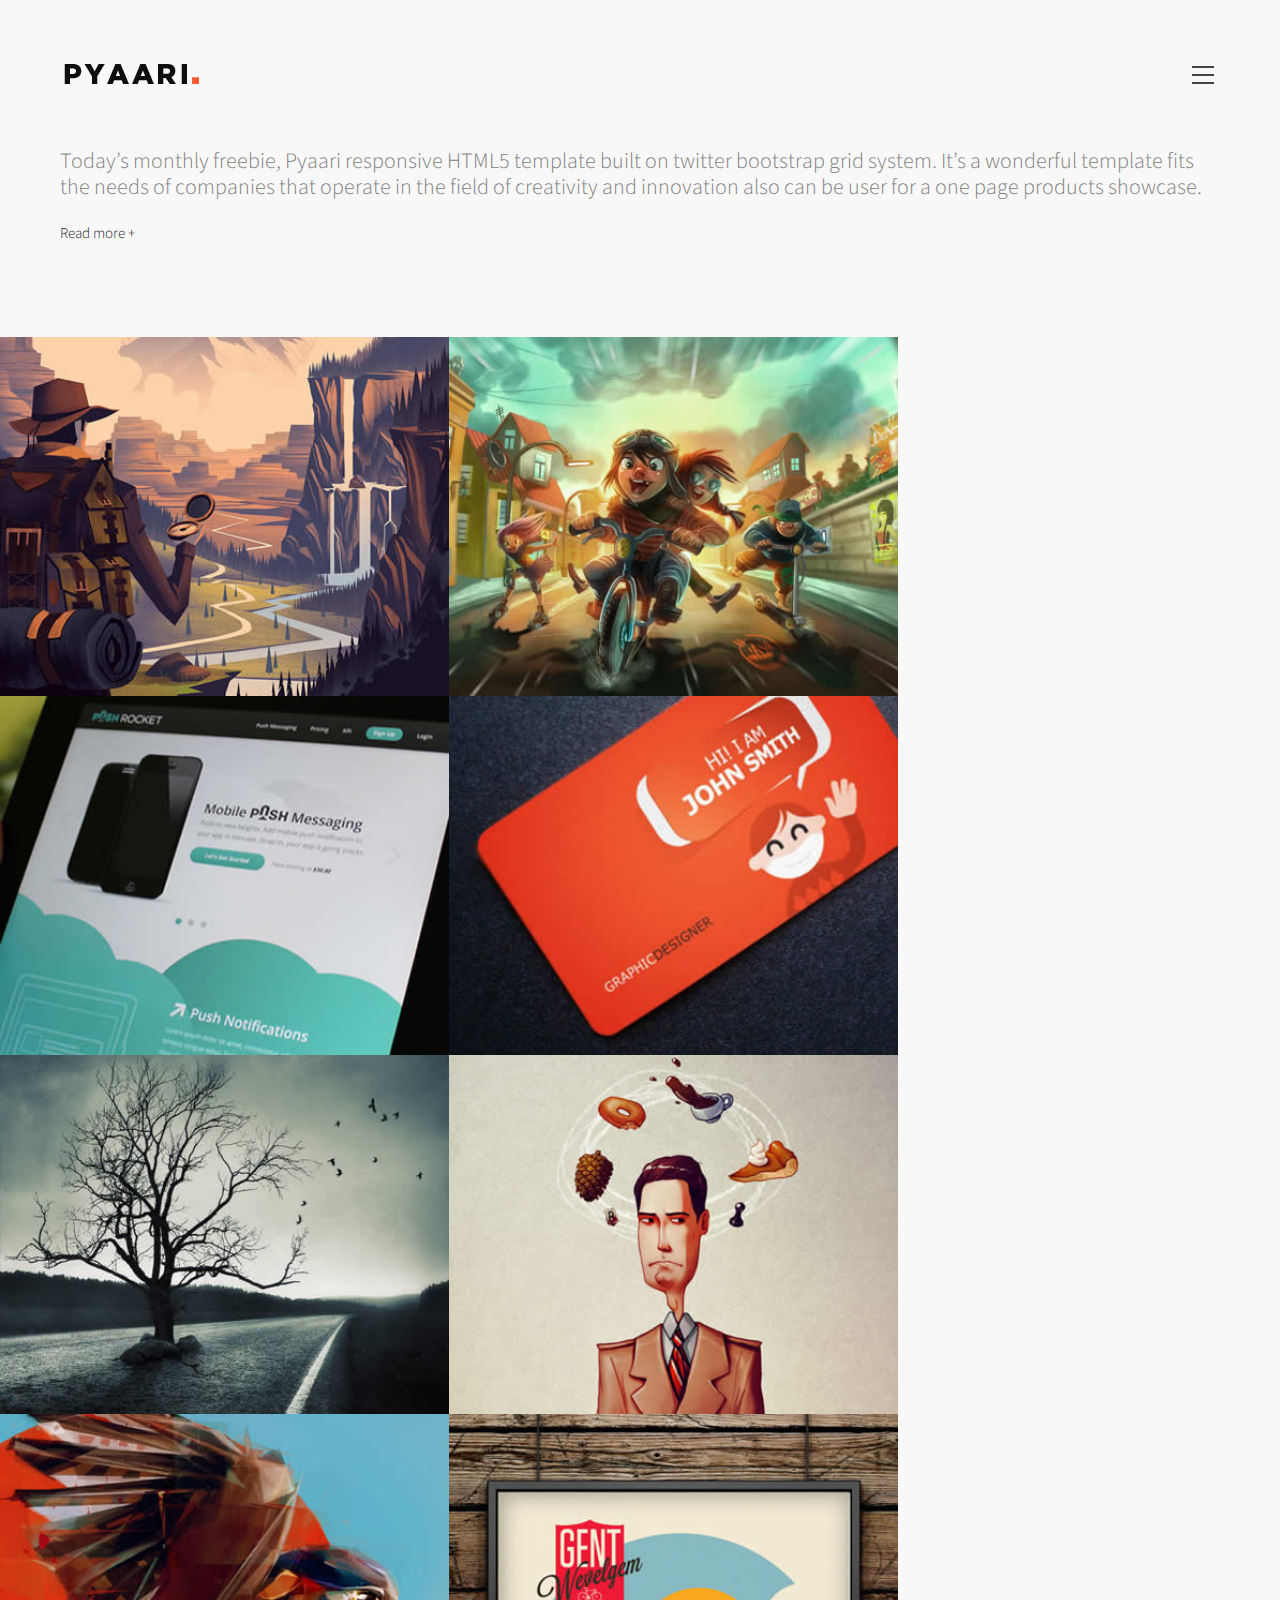
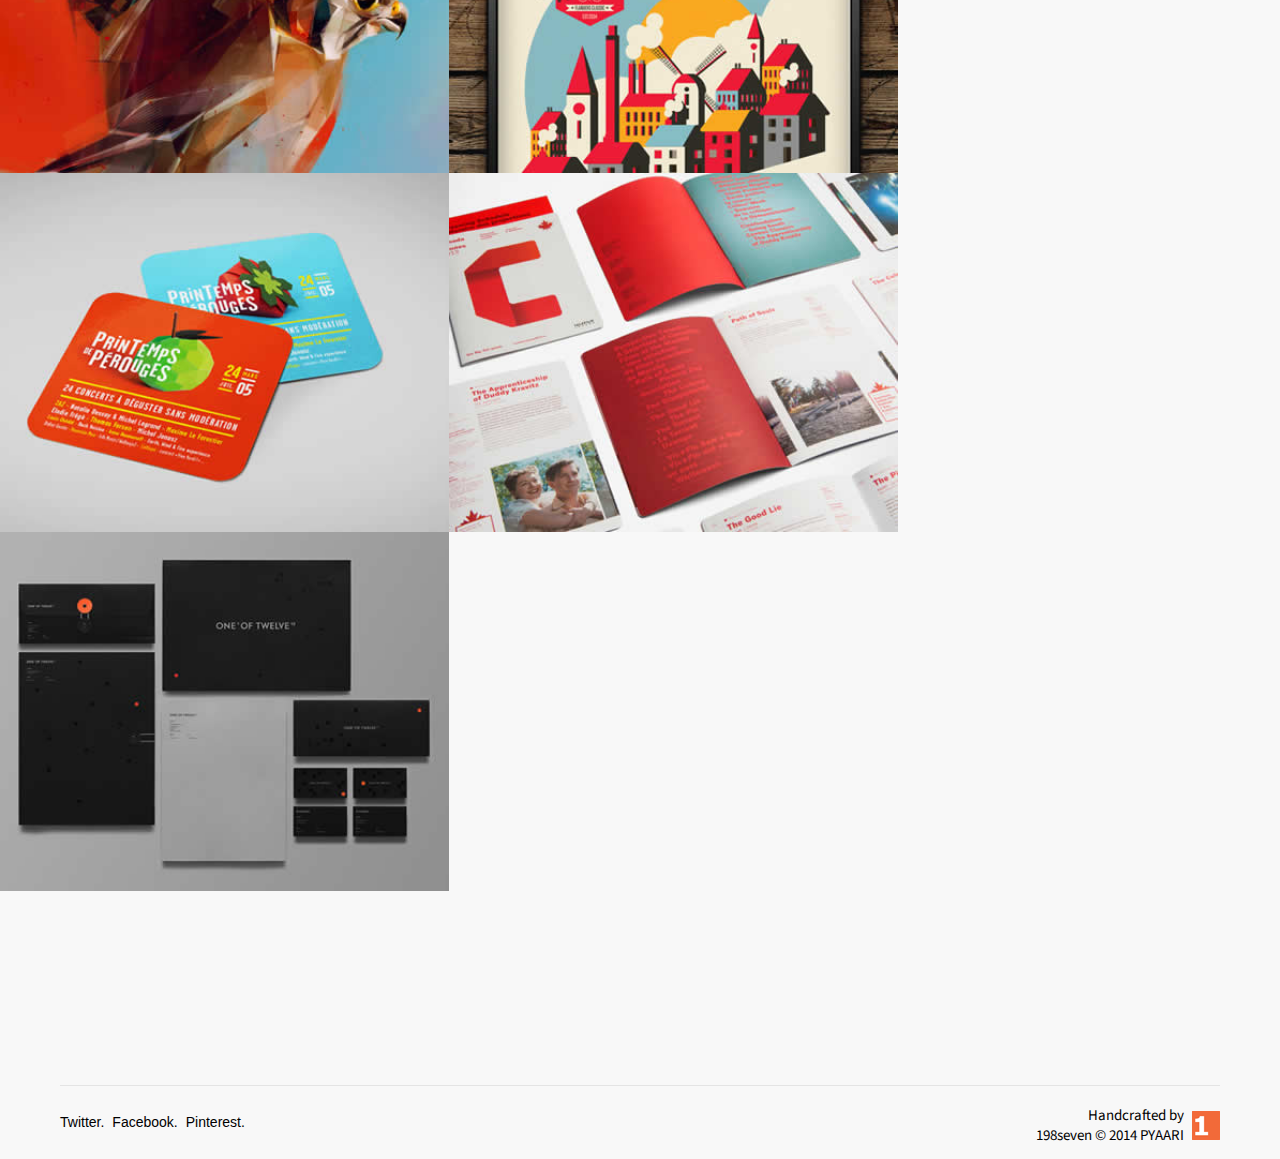
<file: fork _some good_css/Pyaari-Responsive-HTML5-Template copy/index.html>
<!DOCTYPE html>
<html class="no-js">
<head>


    <!-- Meta info -->
    <meta http-equiv="Content-Type" content="text/html;charset=utf-8">
    <meta name="viewport" content="width=device-width, initial-scale=1.0">
    <title>Pyaari Free Website HTML Template - By 198seven</title>
    <meta content="" name="description">
    <meta name="author" content="">
    <meta name="format-detection" content="">

    <!-- Styles -->
    <link href='http://fonts.googleapis.com/css?family=Source+Sans+Pro:300,400,600' rel='stylesheet' type='text/css'>
    <link href="styles/main.css" rel="stylesheet" media="screen, print" type="text/css">
    <script src="lib/modernizr-2.6.2.js"></script>
</head>
<body>
    <div id="container" style="left: 0px;">
        <section id="content">
            
<header>
    <div id="pfd">
        <a href="index.html">
            <img src="images/pyaari-logo.png" alt="Pyaari Website - For Website and Graphic Designers">
        </a>
    </div>
    <div id="preamble" class="home">
        <div class="preamble">
	<h1>
		Today’s monthly freebie, Pyaari responsive HTML5 template built on twitter bootstrap grid system. It’s a wonderful template fits the needs of companies that operate in the field of creativity and innovation also can be user for a one page products showcase.</h1>
	<p class="em" style="display: none;">
		If you are interested in contributing to this site and have something you would like to share by writing an article or offering freebies, please don’t hesitate to <a href="mailto:contact@198seven.com">write me an email</a></p>
	<a class="read-more" href="#">Read more +</a></div>
<p>&nbsp;
	</p>

    </div>
</header>
<div id="our-work">
    <ul>
<li><a href="project-detail-page.html"><img src="images/work/project-1.jpg" alt="Pyaari"><div class="overlay"><summary><h2>198seven</h2><h3>Pencil work, Adobe illustrator</h3></summary><div class="loves"><span>77</span></div></div></a></li>
<li><a href="project-detail-page.html"><img src="images/work/project-2.jpg" alt="Pyaari"><div class="overlay"><summary><h2>Chaosina</h2><h3>Identity, Website &amp; Photography</h3></summary><div class="loves"><span>22</span></div></div></a></li>
<li><a href="project-detail-page.html"><img src="images/work/project-3.jpg" alt="Pyaari"><div class="overlay"><summary><h2>198seven</h2><h3>Website &amp; Brandind</h3></summary><div class="loves"><span>12</span></div></div></a></li>
<li><a href="project-detail-page.html"><img src="images/work/project-4.jpg" alt="Pyaari"><div class="overlay"><summary><h2>Illustration</h2><h3>Pencil work, Adobe illustrator</h3></summary><div class="loves"><span>77</span></div></div></a></li>
<li><a href="project-detail-page.html"><img src="images/work/project-5.jpg" alt="Pyaari"><div class="overlay"><summary><h2>Chaosina</h2><h3>Identity, Website &amp; Photography</h3></summary><div class="loves"><span>22</span></div></div></a></li>
<li><a href="project-detail-page.html"><img src="images/work/project-7.jpg" alt="Pyaari"><div class="overlay"><summary><h2>198seven</h2><h3>Website &amp; Brandind</h3></summary><div class="loves"><span>12</span></div></div></a></li><br>
<li><a href="project-detail-page.html"><img src="images/work/project-8.jpg" alt="Pyaari"><div class="overlay"><summary><h2>Illustration</h2><h3>Pencil work, Adobe illustrator</h3></summary><div class="loves"><span>77</span></div></div></a></li>
<li><a href="project-detail-page.html"><img src="images/work/project-9.jpg" alt="Pyaari"><div class="overlay"><summary><h2>Chaosina</h2><h3>Identity, Website &amp; Photography</h3></summary><div class="loves"><span>22</span></div></div></a></li>
<li><a href="project-detail-page.html"><img src="images/work/project-10.jpg" alt="Pyaari"><div class="overlay"><summary><h2>198seven</h2><h3>Website &amp; Brandind</h3></summary><div class="loves"><span>12</span></div></div></a></li>
<li><a href="project-detail-page.html"><img src="images/work/project-11.jpg" alt="Pyaari"><div class="overlay"><summary><h2>Chaosina</h2><h3>Identity, Website &amp; Photography</h3></summary><div class="loves"><span>22</span></div></div></a></li>
<li><a href="project-detail-page.html"><img src="images/work/project-6.jpg" alt="Pyaari"><div class="overlay"><summary><h2>198seven</h2><h3>Website &amp; Brandind</h3></summary><div class="loves"><span>12</span></div></div></a></li>

</ul>
</div>
</section>

       <footer id="msf">
            <div class="wrapper">
                <ul id="lets-be-social">
                    <li>
                        <a href="https://twitter.com/198sevenblog" rel="external" target="_blank" title="Follow 198seven on Twitter">Twitter.</a>
                    </li>
                    <li>
                        <a href="https://www.facebook.com/198sevenblog" rel="external" target="_blank" title="Be 198seven Facebook friend">Facebook.</a>
                    </li>
                    <li>
                        <a href="http://www.pinterest.com/198seven" rel="external" target="_blank" title="My Pinterest pins">Pinterest.</a>
                    </li>
                </ul>
                
                <div id="legal">
                	<span>Handcrafted by<br>198seven &copy; 2014 PYAARI</span>
                </div>
                
            </div><!-- wrapper -->
        </footer><!-- footer -->
    </div><!-- container -->
    
    
    <nav id="toc">
        <ul>
            <li>
                <a class="active" href="index.html">Work.</a></li>
            <li>
                <a href="about.html">About.</a></li>
            <li>
                <a href="what-we-do.html">What we do.</a></li>
        </ul>
	</nav>
       
       
    <div id="no-script">
        <div>
            <p>
                The Pyaari website is fully responsive and requires Javascript.<br>
                Please <a href="http://enable-javascript.com/">enable javascript</a> to use this site without issue.</p>
        </div>
    </div><!-- no-script -->
    
    
    <script src="ajax/jquery-1.11.0.min.js"></script>
    <script src="scripts/pyaari-main.1.0.js"></script>
    <script src="scripts/pyaari-menu.1.0.js"></script>
    <script>
        $(document).ready(function () {
            PfdMenu._ctor();
        });
    </script>
    

    <script>
    	$(document).ready(function(){
	       ReadMore.init();
    	})
    </script>


</body>
</html>
</file>
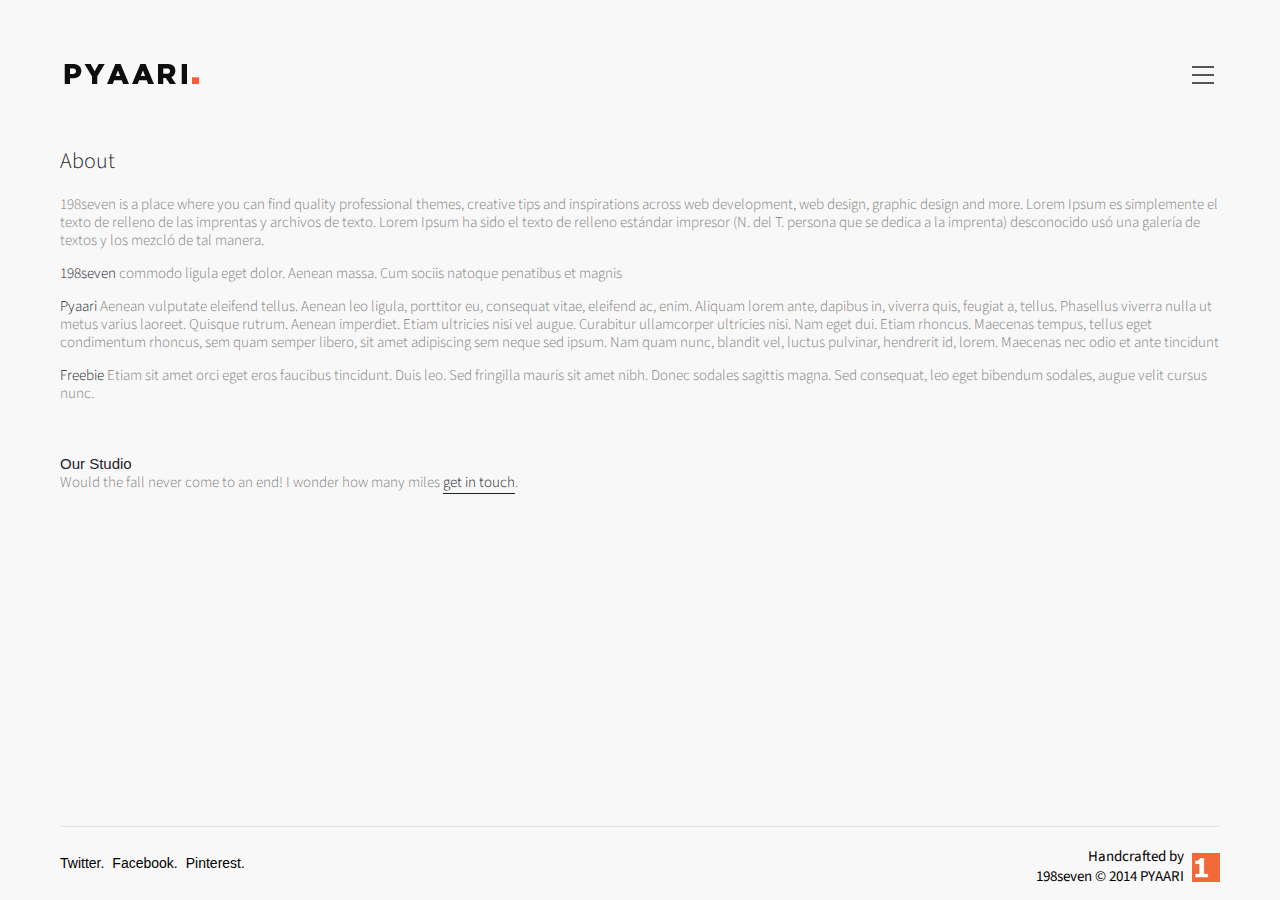
<file: fork _some good_css/Pyaari-Responsive-HTML5-Template copy/about.html>
<!DOCTYPE html>
<html class="no-js">
<head>


    <!-- Meta info -->
    <meta http-equiv="Content-Type" content="text/html;charset=utf-8">
    <meta name="viewport" content="width=device-width, initial-scale=1.0">
    <title>About - 198seven</title>
    <meta content="" name="description">
    <meta name="author" content="">
    <meta name="format-detection" content="">

    <!-- Styles -->
    <link href='http://fonts.googleapis.com/css?family=Source+Sans+Pro:300,400,600' rel='stylesheet' type='text/css'>
    <link href="styles/main.css" rel="stylesheet" media="screen, print" type="text/css">
    <script src="lib/modernizr-2.6.2.js"></script>
</head>
<body>
    <div id="container">
        <section id="content">
            
<header>
    <div id="pfd">
        <a href="index.html">
            <img src="images/pyaari-logo.png" alt="Pyaari Website - For Website and Graphic Designers">
        </a>
    </div>
    
    <div id="preamble">
            <h1>About</h1>
			<p>198seven is a place where you can find quality professional themes, creative tips and inspirations across web development, web design, graphic design and more. Lorem Ipsum es simplemente el texto de relleno de las imprentas y archivos de texto. Lorem Ipsum ha sido el texto de relleno estándar impresor (N. del T. persona que se dedica a la imprenta) desconocido usó una galería de textos y los mezcló de tal manera.</p>
			<p><span class="strong">198seven</span> commodo ligula eget dolor. Aenean massa. Cum sociis natoque penatibus et magnis</p>
			<p><span class="strong">Pyaari</span> Aenean vulputate eleifend tellus. Aenean leo ligula, porttitor eu, consequat vitae, eleifend ac, enim. Aliquam lorem ante, dapibus in, viverra quis, feugiat a, tellus. Phasellus viverra nulla ut metus varius laoreet. Quisque rutrum. Aenean imperdiet. Etiam ultricies nisi vel augue. Curabitur ullamcorper ultricies nisi. Nam eget dui. Etiam rhoncus. Maecenas tempus, tellus eget condimentum rhoncus, sem quam semper libero, sit amet adipiscing sem neque sed ipsum. Nam quam nunc, blandit vel, luctus pulvinar, hendrerit id, lorem. Maecenas nec odio et ante tincidunt</p>
			<p class="space-after"><span class="strong">Freebie</span> Etiam sit amet orci eget eros faucibus tincidunt. Duis leo. Sed fringilla mauris sit amet nibh. Donec sodales sagittis magna. Sed consequat, leo eget bibendum sodales, augue velit cursus nunc.</p>
			<h3>Our Studio</h3>
			<p>Would the fall never come to an end! I wonder how many miles <a href="http://www.198seven.com/contact/">get in touch</a>.</p>
	</div>
</header>

         <footer id="msf">
            <div class="wrapper">
                <ul id="lets-be-social">
                    <li>
                        <a href="https://twitter.com/198sevenblog" rel="external" target="_blank" title="Follow 198seven on Twitter">Twitter.</a>
                    </li>
                    <li>
                        <a href="https://www.facebook.com/198sevenblog" rel="external" target="_blank" title="Be 198seven Facebook friend">Facebook.</a>
                    </li>
                    <li>
                        <a href="http://www.pinterest.com/198seven" rel="external" target="_blank" title="My Pinterest pins">Pinterest.</a>
                    </li>
                </ul>
                
                <div id="legal">
                	<span>Handcrafted by<br>198seven &copy; 2014 PYAARI</span>
                </div>
                
            </div><!-- wrapper -->
        </footer><!-- footer -->
    </div><!-- container -->
    
    
    <nav id="toc">
        <ul>
            <li>
                <a href="index.html">Work.</a></li>
            <li>
                <a class="active" href="about.html">About.</a></li>
            <li>
                <a href="what-we-do.html">What we do.</a></li>
        </ul>
	</nav>
        
    <div id="no-script">
        <div>
            <p>The Pyaari website is fully responsive and requires Javascript.<br> Please <a href="http://enable-javascript.com/">enable javascript</a> to use this site without issue.</p>
        </div>
    </div><!-- no-script -->
    
    <script src="ajax/jquery-1.11.0.min.js"></script>
    <script src="scripts/pyaari-main.1.0.js"></script>
    <script src="scripts/pyaari-menu.1.0.js"></script>
    <script>
        $(document).ready(function () {
            PfdMenu._ctor();
        });
    </script>
    

    <script>
    	$(document).ready(function(){
	       ReadMore.init();
    	})
    </script>


</body>
</html>
</file>
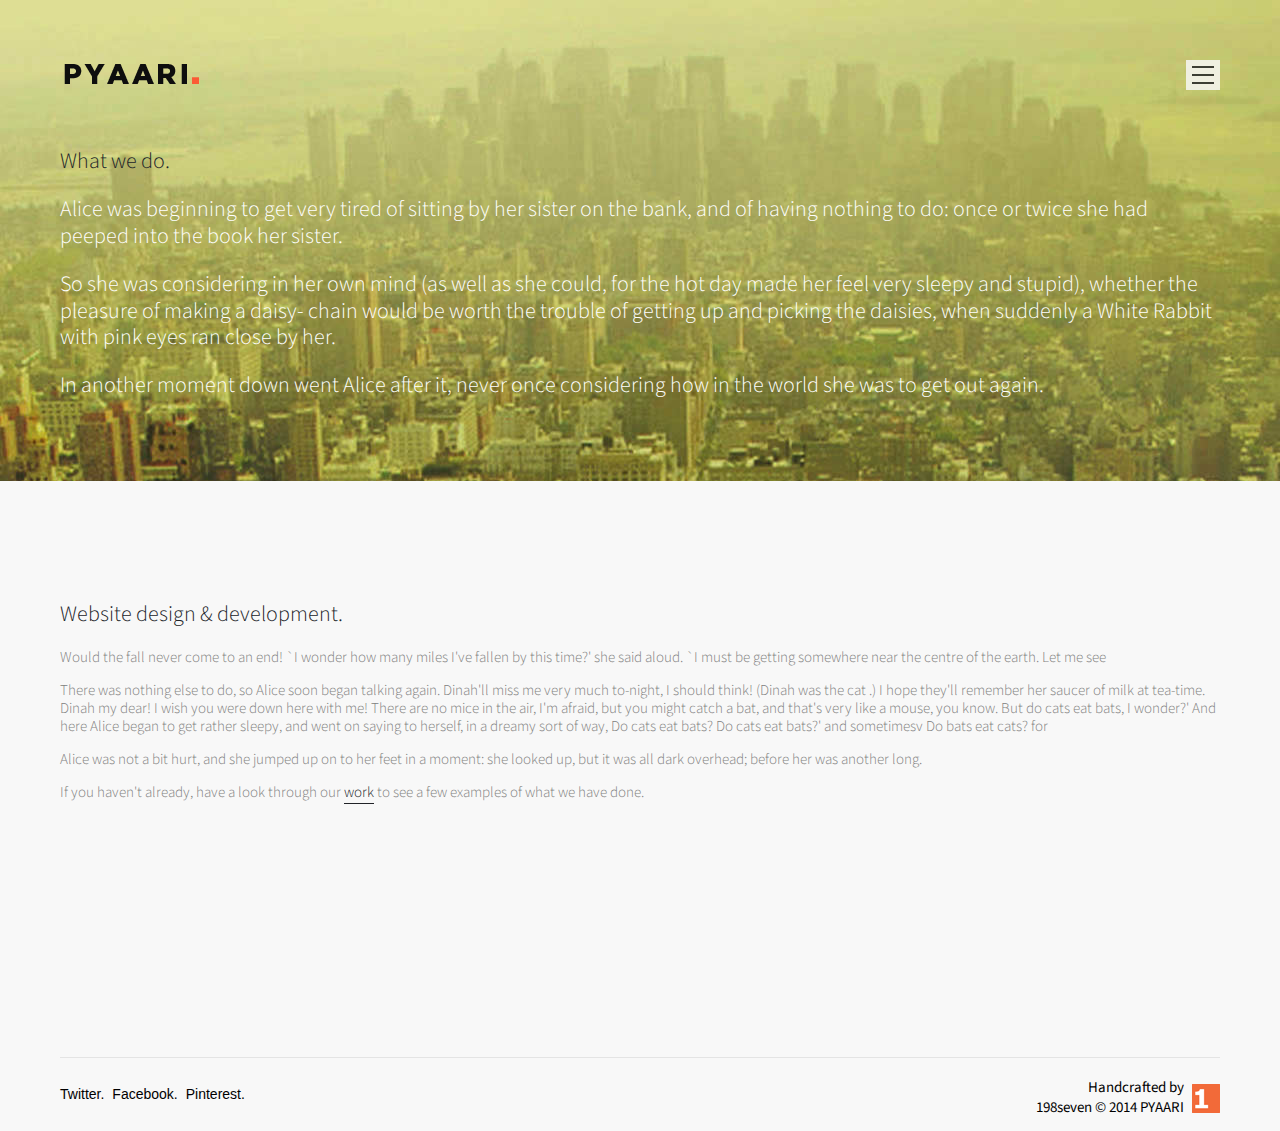
<file: fork _some good_css/Pyaari-Responsive-HTML5-Template copy/what-we-do.html>
<!DOCTYPE html>
<html class="no-js">
<head>


    <!-- Meta info -->
    <meta http-equiv="Content-Type" content="text/html;charset=utf-8">
    <meta name="viewport" content="width=device-width, initial-scale=1.0">
    <title>What We Do - 198seven</title>
    <meta content="" name="description">
    <meta name="author" content="">
    <meta name="format-detection" content="">

    <!-- Styles -->
    <link href='http://fonts.googleapis.com/css?family=Source+Sans+Pro:300,400,600' rel='stylesheet' type='text/css'>
    <link href="styles/main.css" rel="stylesheet" media="screen, print" type="text/css">
    <script src="lib/modernizr-2.6.2.js"></script>
    
    
</head>
<body>
    <div id="container">
        <section id="content">
            
<div id="what-we-do">
	<header>
    	<div id="pfd">
        	<a href="index.html">
            	<img src="images/pyaari-logo.png" alt="Pyaari Website - For Website and Graphic Designers">
        	</a>
    	</div>
        
    	<div id="preamble">
        	<h1>What we do.</h1>
				<p class="em" style="color:#fff;">Alice was beginning to get very tired of sitting by her sister on the bank, and of having nothing to do: once or twice she had peeped into the book her sister.</p>
				<p class="em" style="color:#fff;">So she was considering in her own mind (as well as she could, for the hot day made her feel very sleepy and stupid), whether the pleasure of making a daisy- chain would be worth the trouble of getting up and picking the daisies, when suddenly a White Rabbit with pink eyes ran close by her.</p>
				<p class="em" style="color:#fff;">In another moment down went Alice after it, never once considering how in the world she was to get out again.</p>
		</div>
	</header>


	<section id="web-design">
		<article>
        	<h2>Website design &amp; development.</h2>
				<p>Would the fall never come to an end! `I wonder how many miles I've fallen by this time?' she said aloud. `I must be getting somewhere near the centre of the earth. Let me see</p>
				<p>There was nothing else to do, so Alice soon began talking again. Dinah'll miss me very much to-night, I should think! (Dinah was the cat .) I hope they'll remember her saucer of milk at tea-time. Dinah my dear! I wish you were down here with me! There are no mice in the air, I'm afraid, but you might catch a bat, and that's very like a mouse, you know. But do cats eat bats, I wonder?' And here Alice began to get rather sleepy, and went on saying to herself, in a dreamy sort of way, Do cats eat bats? Do cats eat bats?' and sometimesv Do bats eat cats? for</p>
				<p>Alice was not a bit hurt, and she jumped up on to her feet in a moment: she looked up, but it was all dark overhead; before her was another long.</p>
				<p>If you haven't already, have a look through our <a href="index.html">work</a> to see a few examples of what we have done.</p>

		</article>
	</section>
</div><!-- what we do -->


        <footer id="msf">
            <div class="wrapper">
                <ul id="lets-be-social">
                    <li>
                        <a href="https://twitter.com/198sevenblog" rel="external" target="_blank" title="Follow 198seven on Twitter">Twitter.</a>
                    </li>
                    <li>
                        <a href="https://www.facebook.com/198sevenblog" rel="external" target="_blank" title="Be 198seven Facebook friend">Facebook.</a>
                    </li>
                    <li>
                        <a href="http://www.pinterest.com/198seven" rel="external" target="_blank" title="My Pinterest pins">Pinterest.</a>
                    </li>
                </ul>
                
                <div id="legal">
                	<span>Handcrafted by<br>198seven &copy; 2014 PYAARI</span>
                </div>
                
            </div><!-- wrapper -->
        </footer><!-- footer -->
    </div><!-- container -->
    
    
    <nav id="toc">
        <ul>
            <li>
                <a href="index.html">Work.</a></li>
            <li>
                <a href="about.html">About.</a></li>
            <li>
                <a class="active" href="what-we-do.html">What we do.</a></li>
        </ul>
	</nav>
        
    <div id="no-script">
        <div>
            <p>The Pyaari website is fully responsive and requires Javascript.<br> Please <a href="http://enable-javascript.com/">enable javascript</a> to use this site without issue.</p>
        </div>
    </div><!-- no-script -->
    
    
    <script src="ajax/jquery-1.11.0.min.js"></script>
    <script src="scripts/pyaari-main.1.0.js"></script>
    <script src="scripts/pyaari-menu.1.0.js"></script>
    <script>
        $(document).ready(function () {
            PfdMenu._ctor();
        });
    </script>
    

    <script>
    	$(document).ready(function(){
	       ReadMore.init();
    	})
    </script>


</body>
</html>
</file>
<file: fork _some good_css/Pyaari-Responsive-HTML5-Template copy/styles/main.css>
* {
  -moz-appearance: none;
  -moz-border-radius: 0;
  -webkit-appearance: none;
  -webkit-border-radius: 0;
  margin: 0;
  padding: 0; }

.cf {
  zoom: 1; }

.cf:after,
.cf:before {
  content: ' ';
  display: table; }

.cf:after {
  clear: both; }

a:link,
a:visited {
  color: inherit; }

a:hover,
a:active {
  outline: 0; }

a:focus {
  outline: thin dotted; }

h1, h2, h3, h4, h5, h6 {
  font-size: 100%; }

img {
  border-style: none;
  vertical-align: bottom; }

fieldset {
  border-style: none; }

html, body {
  height: 100%; }

body {
  -moz-text-size-adjust: none;
  -ms-text-size-adjust: none;
  -webkit-text-size-adjust: none;
  background-color: #f8f8f8;
  font: normal normal 62.5%/1em 'Source Sans Pro', sans-serif;
  font-size: 62.5%; }

article, aside, details, figcaption, figure, footer, header, hgroup, main, menu, nav, section, summary {
  display: block; }

audio, canvas, video {
  display: inline-block; }



#no-script{background-color:#212328;color:#80807e;display:none;left:0;height:130px;position:fixed;top:0;width:100%;z-index:10000}
#no-script div{font-size:14px;font-weight:300;line-height:1em;padding:60px;text-align:left;width:100%;}
#no-script a{color:#fff;text-decoration:underline;}
#no-script a:active,#no-script a:hover{color:#80807e;text-decoration:none;}
.no-js #no-script{display:block;}
.no-js body{margin-top:75px;}
#container{min-height:100%;position:relative;}
section#content{padding-bottom:194px;}
section#content .strong{color:#212328;}
section#content header{padding:0 60px 60px;}
section#content #pfd{padding:60px 0}
section#content #pfd img{height:28px;width:140px}section#content #preamble,section#content article{max-width:1200px}section#content #preamble h1,section#content article h1{color:#212328;font:300 22px/1.2em Source Sans Pro,sans-serif;padding-bottom:1em}section#content #preamble h2,section#content article h2{color:#80807e;font:300 15px/1.4em museo-sans,sans-serif;padding-bottom:1em}section#content #preamble h3,section#content article h3{color:#212328;font:300 15px/1.4em museo-sans,sans-serif}section#content #preamble p,section#content article p{color:#80807e;font:300 15px/1.2em Source Sans Pro,sans-serif;padding-bottom:1em}section#content #preamble p.space-after,section#content article p.space-after{padding-bottom:50px}section#content #preamble .em,section#content article .em{color:#80807e;font:300 22px/1.2em Source Sans Pro,sans-serif;padding-bottom:1em}section#content #preamble a,section#content article a{border-bottom:1px solid #212328;color:#212328;text-decoration:none}section#content #preamble a:hover,section#content article a:hover{border-bottom-color:#80807e;color:#80807e}section#content #preamble.home h1{color:#80807e}section#content #our-work{zoom:1}section#content #our-work:after,section#content #our-work:before{content:' ';display:table}section#content #our-work:after{clear:both}section#content #our-work{margin-bottom:0}section#content #our-work ul{list-style:none}section#content #our-work ul li{display:block;float:left;height:359px;width:449px;position:relative}section#content #our-work ul li a{text-decoration:none}section#content #our-work ul li img{width:100%}section#content #our-work ul li .overlay{background-color:rgba(248,129,75,.9);height:100%;left:0;position:absolute;top:0;width:100%;opacity:0;-webkit-transition:all .4s ease-in-out;-moz-transition:all .4s ease-in-out;-o-transition:all .4s ease-in-out;-ms-transition:all .4s ease-in-out;transition:all .4s ease-in-out}section#content #our-work ul li .overlay:hover{background-color:rgba(248,129,75,.9);height:100%;left:0;position:absolute;top:0;width:100%;opacity:1;-webkit-transition:all .4s ease-in-out;-moz-transition:all .4s ease-in-out;-o-transition:all .4s ease-in-out;-ms-transition:all .4s ease-in-out;transition:all .4s ease-in-out}section#content #our-work ul li .overlay summary{bottom:30px;left:60px;padding-right:30px;position:absolute}section#content #our-work ul li .overlay summary h2{background:url(../images/pfd-sprites.png) no-repeat left bottom;color:#fff;font:400 20px/1em Source Sans Pro,sans-serif;padding-bottom:15px}section#content #our-work ul li .overlay summary h3{color:#813815;font:300 15px/0.9em Source Sans Pro,sans-serif;padding-top:12px}section#content #our-work ul li .overlay .loves{-moz-borderradius:40px;-webkit-borderradius:40px;background-color:#fff;border-radius:40px;height:80px;position:absolute;right:60px;text-align:center;top:60px;width:80px}section#content #our-work ul li .overlay .loves span{background:transparent url(../images/pfd-sprites.png) no-repeat right -121px;color:#ed7b47;font:300 15px/1.4em museo-sans,sans-serif;line-height:80px;padding-right:25px}section#content #pfd-work{position:relative;zoom:1}section#content #pfd-work footer{bottom:-80px;padding:50px 60px 0;position:absolute;right:0}section#content #pfd-work footer #other-projects{float:right;list-style:none}section#content #pfd-work footer #other-projects li{float:left;margin-left:12px}section#content #pfd-work footer #other-projects a{background:#f8f8f8 url(../images/pfd-sprites.png) no-repeat;display:block;height:30px;text-indent:-8000px;width:34px}section#content #pfd-work footer #other-projects a.previous-work{background-position:0 -30px}section#content #pfd-work footer #other-projects a.next-work{background-position:0 -60px}section#content #pfd-work:after,section#content #pfd-work:before{content:' ';display:table}section#content #pfd-work:after{clear:both}section#content #work-bio{left:0;position:fixed;top:0;width:40%}section#content #work-bio #preamble h1{line-height:1em;padding-bottom:0}section#content #work-bio #preamble h2,section#content #work-bio #preamble p.space-after{padding-bottom:50px}section#content #work-bio #links{height:80px;list-style:none;margin:40px 0}section#content #work-bio #links li{float:left;margin-right:40px}section#content #work-bio #links #ilovethis{-moz-borderradius:40px;-webkit-borderradius:40px;background-color:#fc3e3c;border-radius:40px;cursor:pointer;display:block;height:80px;text-align:center;width:80px}section#content #work-bio #links #ilovethis span{background:transparent url(../images/pfd-sprites.png) no-repeat right -201px;color:#fff;font:300 15px/1.4em museo-sans,sans-serif;line-height:80px;padding-right:25px}section#content #work-bio #links #ilovethis.unloved,section#content #work-bio #links #ilovethis:hover{background:#212328 url(../images/pfd-sprites.png) no-repeat 10px -170px}section#content #work-bio #links #ilovethis.unloved span,section#content #work-bio #links #ilovethis:hover span{display:none}section#content #work-bio #links #ilovethis.loved:hover{background-image:none}section#content #work-bio #links #ilovethis.loved:hover span{display:inline}section#content #work-bio #links #home{-moz-borderradius:40px;-webkit-borderradius:40px;background:#fc3e3c url(../images/pfd-sprites.png) no-repeat 50% -250px;border-radius:40px;cursor:pointer;display:block;height:80px;text-indent:-8000px;width:80px}section#content #work-visuals{float:right;width:60%}section#content #work-visuals ul{list-style:none}section#content #work-visuals ul li{line-height:0;margin-bottom:10px}section#content #work-visuals ul li img{width:100%}section#content #preamble a.read-more{border-style:none;color:#212328;font:300 15px/1.4em Source Sans Pro,sans-serif;text-decoration:none}section#content #preamble a.read-more:hover{color:#80807e}section #what-we-do header{background:transparent url(../images/grass.jpg) no-repeat 50% top fixed;padding:0 60px}section#content #what-we-do header #preamble{padding-bottom:60px}section #what-we-do article{padding:120px 60px}section #what-we-do article h2{color:#212328;font:300 22px/1.2em Source Sans Pro,sans-serif}section#content footer#msf{bottom:0;left:0;position:absolute;width:100%}footer#msf .wrapper{border-top:1px solid #e4e4e4;height:73px;margin:0 60px}footer#msf ul#lets-be-social{float:left;width:230px;list-style:none}footer#msf ul#lets-be-social li{float:left;padding-right:8px}footer#msf div#legal{float:right;font:400 15px/1em Source Sans Pro,sans-serif;text-align:right;width:300px}footer#msf div#legal span{padding-right:36px}footer#msf li a,footer#msf span{line-height:73px}footer#msf #legal span{line-height:20px;margin-top:20px;display:block;background:url(../images/footer-198seven.png) right center no-repeat}footer#msf a{font:300 14px museo-sans,sans-serif;text-decoration:none}footer#msf a:hover{color:#80807e}nav#toc{background-color:#212328;height:100%;position:fixed;right:-240px;top:0;width:240px}nav#toc ul{list-style:none;padding:60px 40px 0}nav#toc ul li{border-top:1px solid #424650;padding:4px 0 5px}nav#toc ul li a{color:#80807e;font:300 15px/2em museo-sans,sans-serif;text-decoration:none}nav#toc ul li a.active,nav#toc ul li a:hover{color:#fff}nav#toc ul li:first-child{border-top:none}nav#toc a#toc-actuator{background:#f8f8f8 url(../images/pfd-sprites.png) no-repeat left top;cursor:pointer;display:block;height:30px;left:-94px;position:absolute;text-indent:-8000px;top:60px;width:34px;z-index:5000}@media screen and (max-width:1200px){footer#msf .wrapper{margin:0 30px}section#content header{padding:0 30px 60px}section#content #pfd{padding-top:30px}section#content #our-work ul li .overlay summary{left:30px}section#content #our-work ul li .overlay .loves{right:30px;top:30px}section#content #pfd-work footer{padding:50px 30px 0}section#content #what-we-do header{padding:0 30px}section#content #what-we-do article{padding:120px 30px}section#content #what-we-do #web-design .parallax{background:#ededeb url(/images/web-development-med.jpg) no-repeat 50% 0!important;height:750px}section#content #what-we-do #identity article{padding:120px 30px}nav#toc ul{padding-top:30px}nav#toc a#toc-actuator{left:-64px;top:30px}}@media screen and (max-width:768px){section#content #work-bio{float:none;position:relative;width:auto}section#content #work-visuals{float:none;width:auto}section#content #pfd-work #links{display:none}section#content #what-we-do section{height:auto!important}section#content #what-we-do section article{padding:60px 30px}section#content #what-we-do #web-design .parallax{background:#ededeb url(/images/web-development-sm.jpg) no-repeat 50% 0!important;height:460px}section#content #what-we-do #identity{border-bottom:none}section#content #what-we-do #identity article{padding:60px 30px}section#content #pfd-about #example-photographs li,section#content #what-we-do #photography #example-photographs li{width:100%!important}section#content p.em{font:300 15px/1.4em museo-sans,sans-serif!important}}@media screen and (max-width:460px){section#content{padding-bottom:234px}section#content #what-we-do #photography #example-photographs li{min-height:50px}footer#msf .wrapper{padding:20px 0}footer#msf ul#lets-be-social{float:none;width:auto;zoom:1}footer#msf ul#lets-be-social:after,footer#msf ul#lets-be-social:before{content:' ';display:table}footer#msf ul#lets-be-social:after{clear:both}footer#msf div#legal{float:none;width:auto}footer#msf div#legal span{display:block;padding-left:0;text-align:left}footer#msf li a,footer#msf span{line-height:2em}}
</file>
